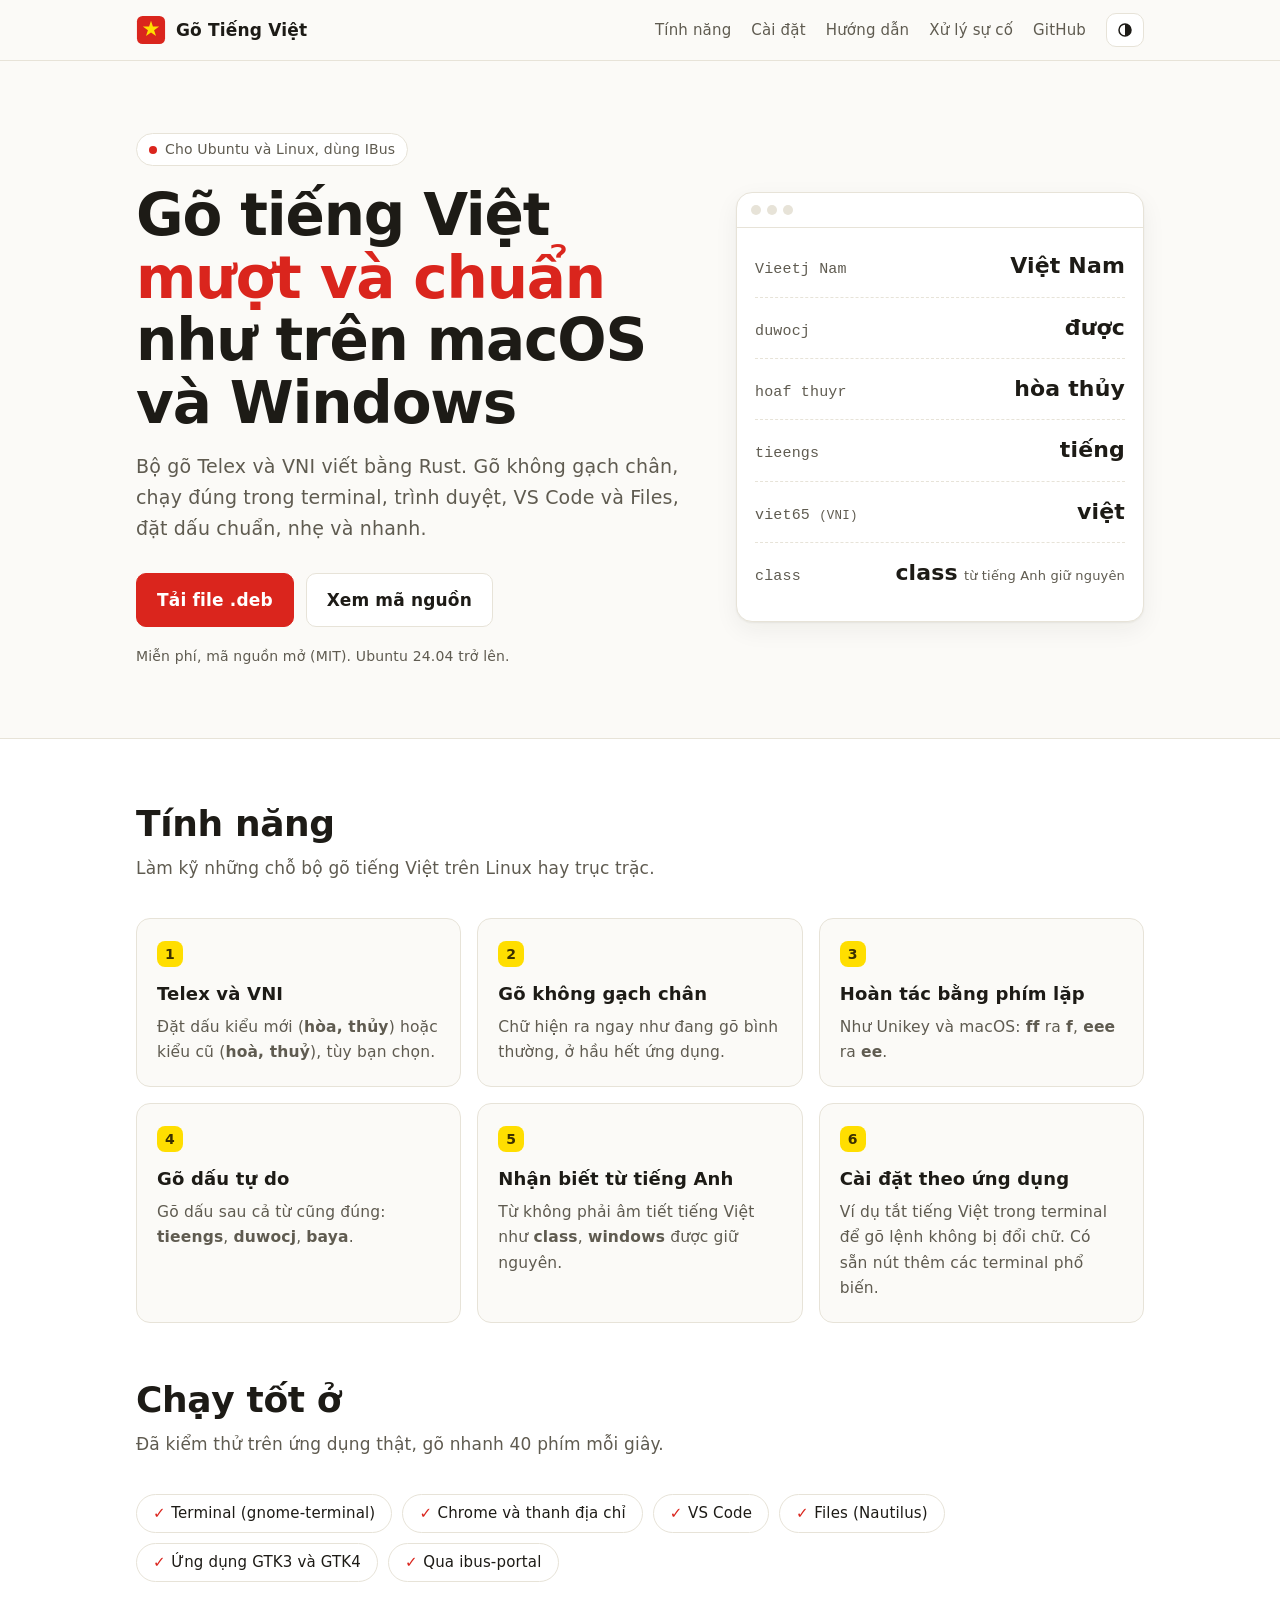
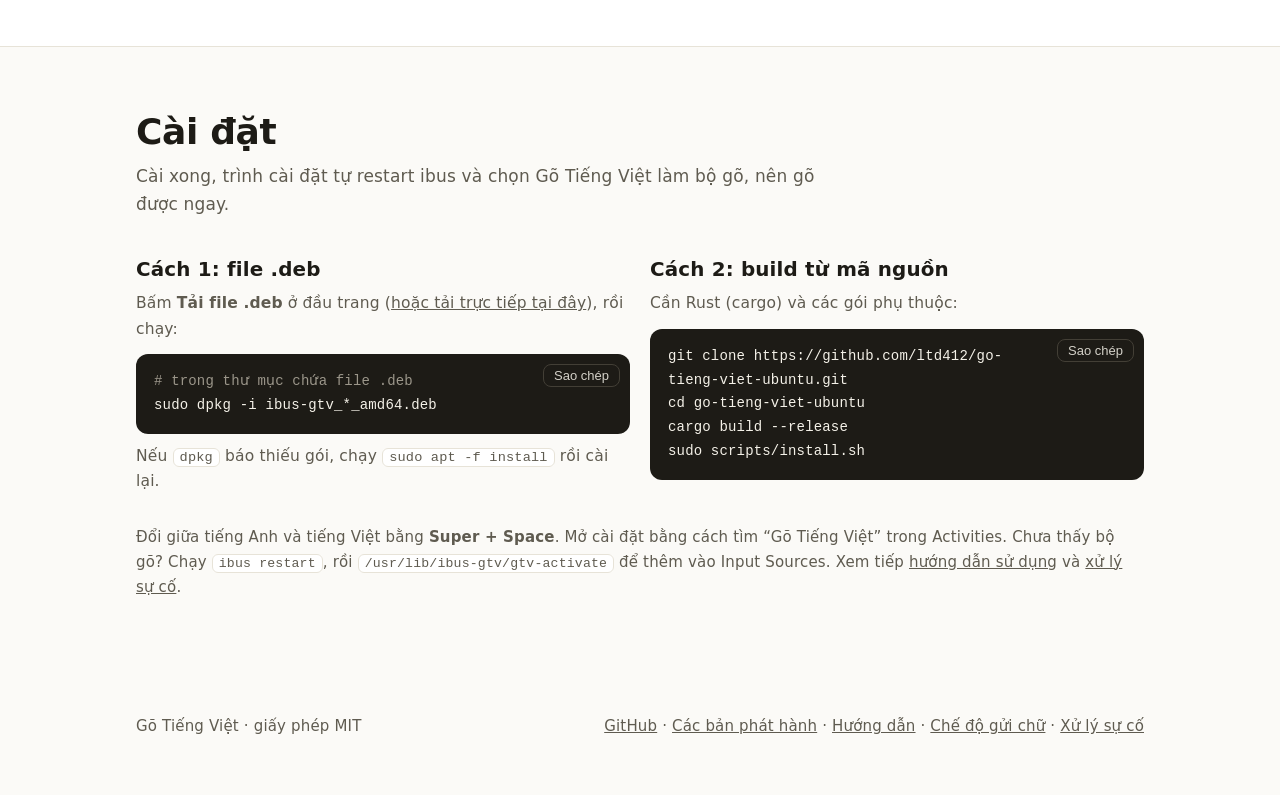
<file: site/index.html>
<!doctype html>
<html lang="vi">
<head>
<meta charset="utf-8">
<meta name="viewport" content="width=device-width, initial-scale=1">
<title>Gõ Tiếng Việt – bộ gõ tiếng Việt cho Ubuntu</title>
<meta name="description" content="Bộ gõ tiếng Việt Telex và VNI cho Ubuntu và Linux (IBus). Gõ không gạch chân, chạy tốt trong terminal, Chrome, VS Code và Files.">
<link rel="icon" href="gtv.svg" type="image/svg+xml">
<link rel="stylesheet" href="style.css">
</head>
<body>

<header class="nav">
  <div class="wrap">
    <a class="brand" href="#"><img src="gtv.svg" alt="" width="30" height="30"> Gõ Tiếng Việt</a>
    <nav>
      <a href="#tinh-nang" class="hide-sm">Tính năng</a>
      <a href="#cai-dat">Cài đặt</a>
      <a href="su-dung.html">Hướng dẫn</a>
      <a href="xu-ly-su-co.html" class="hide-md">Xử lý sự cố</a>
      <a href="https://github.com/ltd412/go-tieng-viet-ubuntu">GitHub</a>
      <button class="theme" id="theme" type="button" aria-label="Đổi giao diện sáng/tối" title="Đổi giao diện sáng/tối"><svg viewBox="0 0 24 24" width="18" height="18" aria-hidden="true"><circle cx="12" cy="12" r="8" fill="none" stroke="currentColor" stroke-width="2"/><path d="M12 4a8 8 0 0 1 0 16z" fill="currentColor"/></svg></button>
    </nav>
  </div>
</header>

<main>
<div class="wrap hero">
  <div class="hero-grid">
    <div>
      <span class="eyebrow"><i></i> Cho Ubuntu và Linux, dùng IBus</span>
      <h1>Gõ tiếng Việt <em>mượt và chuẩn</em> như trên macOS và Windows</h1>
      <p class="lead">Bộ gõ Telex và VNI viết bằng Rust. Gõ không gạch chân, chạy đúng trong terminal, trình duyệt, VS Code và Files, đặt dấu chuẩn, nhẹ và nhanh.</p>
      <div class="cta">
        <a class="btn primary" id="dl" data-deb href="https://github.com/ltd412/go-tieng-viet-ubuntu/releases/latest">Tải file .deb</a>
        <a class="btn" href="https://github.com/ltd412/go-tieng-viet-ubuntu">Xem mã nguồn</a>
      </div>
      <p class="meta">Miễn phí, mã nguồn mở (MIT). Ubuntu 24.04 trở lên.</p>
    </div>

    <div class="demo" aria-label="Ví dụ gõ">
      <div class="demo-bar"><b></b><b></b><b></b></div>
      <div class="demo-body">
        <div class="row"><span class="keys">Vieetj Nam</span><span class="out">Việt Nam</span></div>
        <div class="row"><span class="keys">duwocj</span><span class="out">được</span></div>
        <div class="row"><span class="keys">hoaf thuyr</span><span class="out">hòa thủy</span></div>
        <div class="row"><span class="keys">tieengs</span><span class="out">tiếng</span></div>
        <div class="row"><span class="keys">viet65 <small>(VNI)</small></span><span class="out">việt</span></div>
        <div class="row"><span class="keys">class</span><span class="out">class<small>từ tiếng Anh giữ nguyên</small></span></div>
      </div>
    </div>
  </div>
</div>

<section class="alt" id="tinh-nang">
  <div class="wrap">
    <h2>Tính năng</h2>
    <p class="sub">Làm kỹ những chỗ bộ gõ tiếng Việt trên Linux hay trục trặc.</p>
    <div class="grid">
      <div class="card"><span class="tick">1</span><h3>Telex và VNI</h3><p>Đặt dấu kiểu mới (<b>hòa, thủy</b>) hoặc kiểu cũ (<b>hoà, thuỷ</b>), tùy bạn chọn.</p></div>
      <div class="card"><span class="tick">2</span><h3>Gõ không gạch chân</h3><p>Chữ hiện ra ngay như đang gõ bình thường, ở hầu hết ứng dụng.</p></div>
      <div class="card"><span class="tick">3</span><h3>Hoàn tác bằng phím lặp</h3><p>Như Unikey và macOS: <b>ff</b> ra <b>f</b>, <b>eee</b> ra <b>ee</b>.</p></div>
      <div class="card"><span class="tick">4</span><h3>Gõ dấu tự do</h3><p>Gõ dấu sau cả từ cũng đúng: <b>tieengs</b>, <b>duwocj</b>, <b>baya</b>.</p></div>
      <div class="card"><span class="tick">5</span><h3>Nhận biết từ tiếng Anh</h3><p>Từ không phải âm tiết tiếng Việt như <b>class</b>, <b>windows</b> được giữ nguyên.</p></div>
      <div class="card"><span class="tick">6</span><h3>Cài đặt theo ứng dụng</h3><p>Ví dụ tắt tiếng Việt trong terminal để gõ lệnh không bị đổi chữ. Có sẵn nút thêm các terminal phổ biến.</p></div>
    </div>

    <h2 style="margin-top:56px">Chạy tốt ở</h2>
    <p class="sub">Đã kiểm thử trên ứng dụng thật, gõ nhanh 40 phím mỗi giây.</p>
    <div class="apps">
      <span class="chip">Terminal (gnome-terminal)</span>
      <span class="chip">Chrome và thanh địa chỉ</span>
      <span class="chip">VS Code</span>
      <span class="chip">Files (Nautilus)</span>
      <span class="chip">Ứng dụng GTK3 và GTK4</span>
      <span class="chip">Qua ibus-portal</span>
    </div>
  </div>
</section>

<section id="cai-dat">
  <div class="wrap">
    <h2>Cài đặt</h2>
    <p class="sub">Cài xong, trình cài đặt tự restart ibus và chọn Gõ Tiếng Việt làm bộ gõ, nên gõ được ngay.</p>
    <div class="steps">
      <div class="step">
        <h3>Cách 1: file .deb</h3>
        <p>Bấm <b>Tải file .deb</b> ở đầu trang (<a data-deb href="https://github.com/ltd412/go-tieng-viet-ubuntu/releases/latest">hoặc tải trực tiếp tại đây</a>), rồi chạy:</p>
<div class="codewrap"><pre><span class="c"># trong thư mục chứa file .deb</span>
sudo dpkg -i ibus-gtv_*_amd64.deb</pre><button class="copy" type="button">Sao chép</button></div>
        <p class="note" style="margin-top:10px">Nếu <code>dpkg</code> báo thiếu gói, chạy <code>sudo apt -f install</code> rồi cài lại.</p>
      </div>
      <div class="step">
        <h3>Cách 2: build từ mã nguồn</h3>
        <p>Cần Rust (cargo) và các gói phụ thuộc:</p>
<div class="codewrap"><pre>git clone https://github.com/ltd412/go-tieng-viet-ubuntu.git
cd go-tieng-viet-ubuntu
cargo build --release
sudo scripts/install.sh</pre><button class="copy" type="button">Sao chép</button></div>
      </div>
    </div>
    <p class="note">Đổi giữa tiếng Anh và tiếng Việt bằng <b>Super + Space</b>. Mở cài đặt bằng cách tìm “Gõ Tiếng Việt” trong Activities. Chưa thấy bộ gõ? Chạy <code>ibus restart</code>, rồi <code>/usr/lib/ibus-gtv/gtv-activate</code> để thêm vào Input Sources. Xem tiếp <a href="su-dung.html">hướng dẫn sử dụng</a> và <a href="xu-ly-su-co.html">xử lý sự cố</a>.</p>
  </div>
</section>
</main>

<footer>
  <div class="wrap">
    <span>Gõ Tiếng Việt · giấy phép MIT</span>
    <span><a href="https://github.com/ltd412/go-tieng-viet-ubuntu">GitHub</a> · <a href="https://github.com/ltd412/go-tieng-viet-ubuntu/releases">Các bản phát hành</a> · <a href="su-dung.html">Hướng dẫn</a> · <a href="che-do-gui-chu.html">Chế độ gửi chữ</a> · <a href="xu-ly-su-co.html">Xử lý sự cố</a></span>
  </div>
</footer>

<script src="site.js" defer></script>
</body>
</html>
</file>
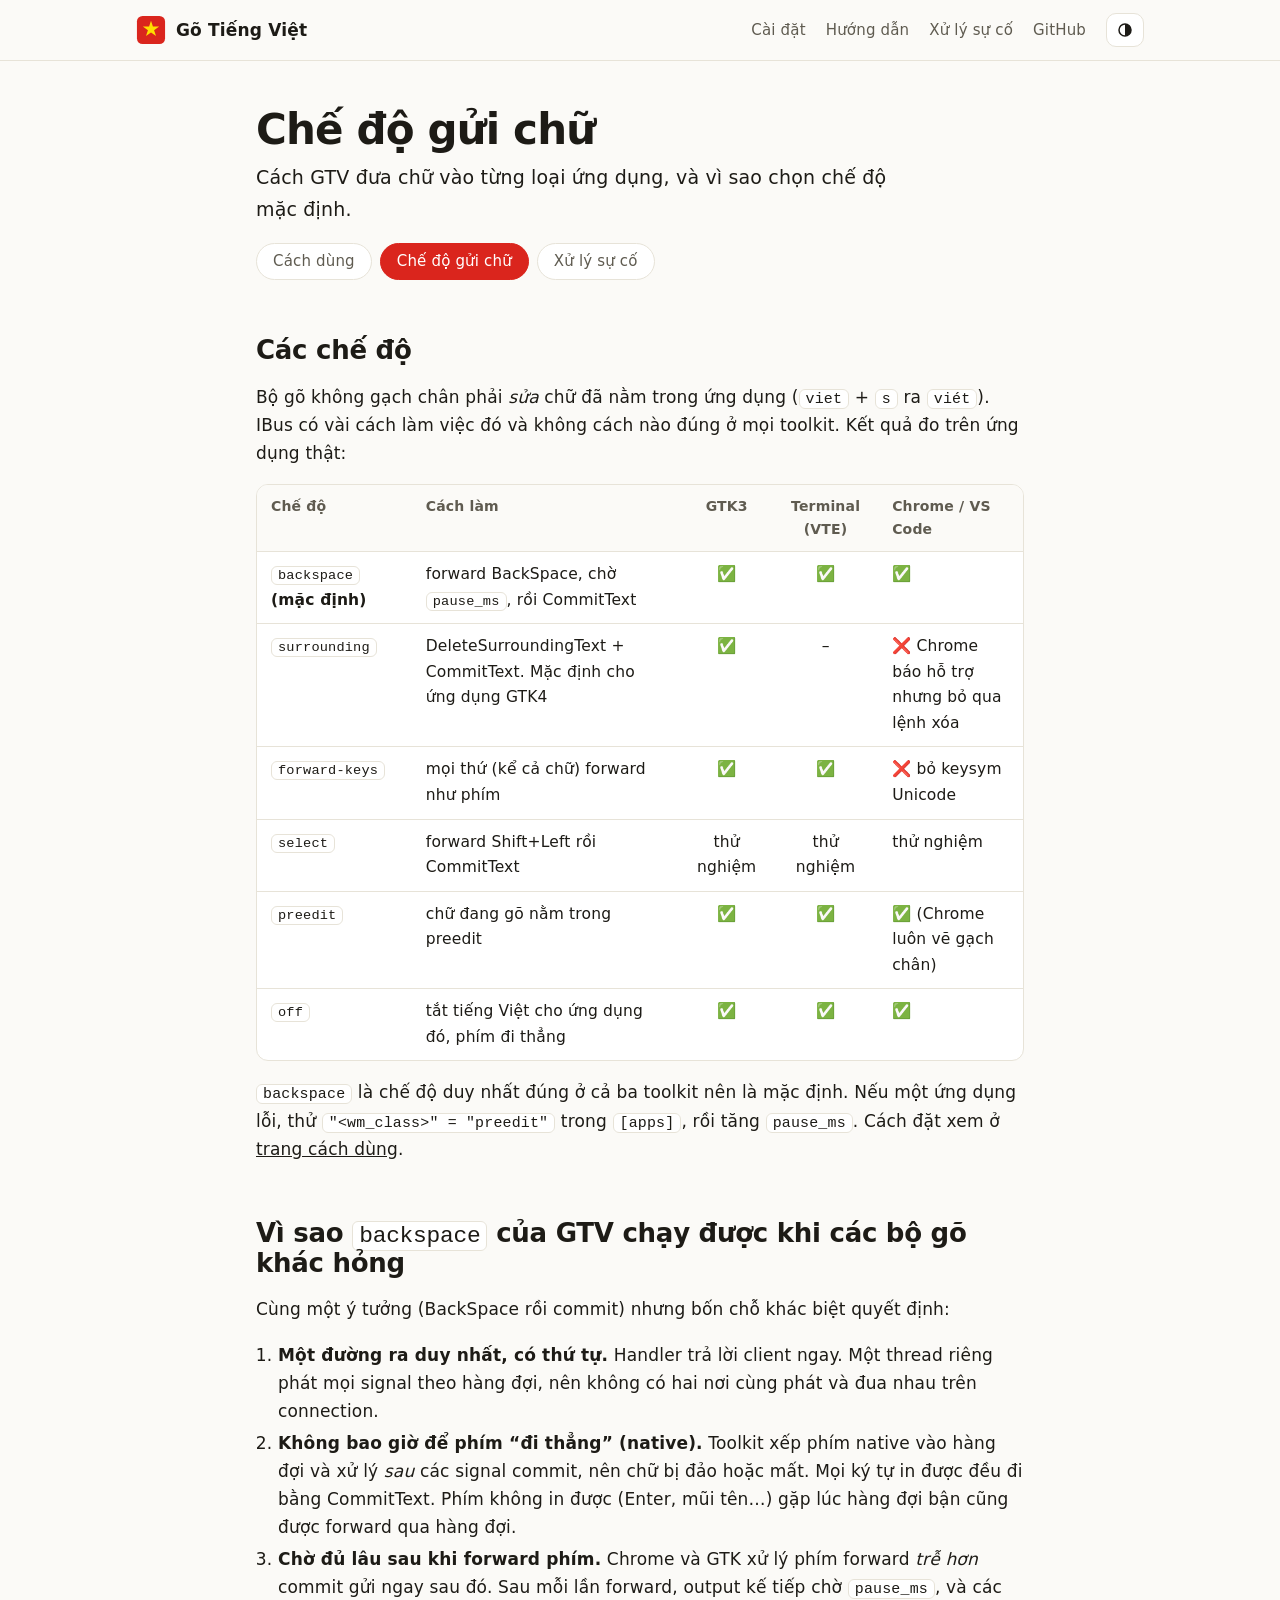
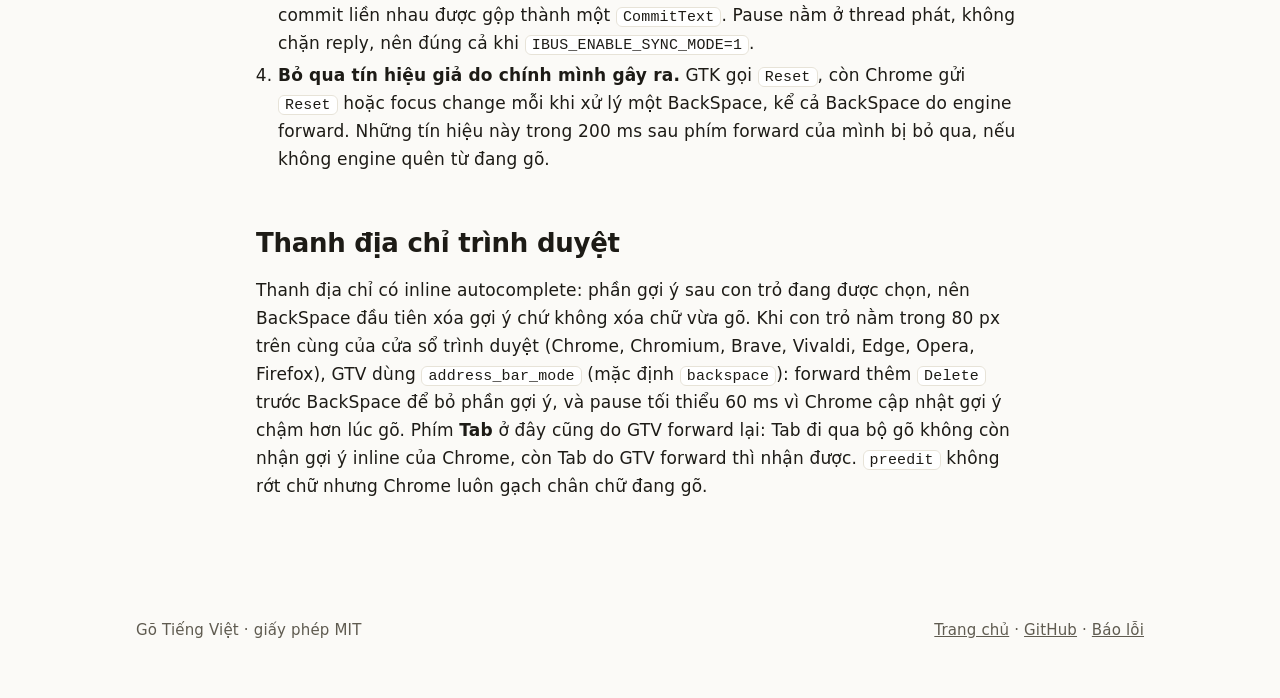
<file: site/che-do-gui-chu.html>
<!doctype html>
<html lang="vi">
<head>
<meta charset="utf-8">
<meta name="viewport" content="width=device-width, initial-scale=1">
<title>Chế độ gửi chữ – Gõ Tiếng Việt</title>
<meta name="description" content="Cách Gõ Tiếng Việt đưa chữ vào từng loại ứng dụng: backspace, surrounding, preedit, off.">
<link rel="icon" href="gtv.svg" type="image/svg+xml">
<link rel="stylesheet" href="style.css">
</head>
<body>

<header class="nav">
  <div class="wrap">
    <a class="brand" href="index.html"><img src="gtv.svg" alt="" width="30" height="30"> Gõ Tiếng Việt</a>
    <nav>
      <a href="index.html#cai-dat" class="hide-sm">Cài đặt</a>
      <a href="su-dung.html">Hướng dẫn</a>
      <a href="xu-ly-su-co.html" class="hide-md">Xử lý sự cố</a>
      <a href="https://github.com/ltd412/go-tieng-viet-ubuntu" class="hide-sm">GitHub</a>
      <button class="theme" id="theme" type="button" aria-label="Đổi giao diện sáng/tối" title="Đổi giao diện sáng/tối"><svg viewBox="0 0 24 24" width="18" height="18" aria-hidden="true"><circle cx="12" cy="12" r="8" fill="none" stroke="currentColor" stroke-width="2"/><path d="M12 4a8 8 0 0 1 0 16z" fill="currentColor"/></svg></button>
    </nav>
  </div>
</header>

<main class="doc">
<div class="wrap">
<h1>Chế độ gửi chữ</h1>
<p class="lead">Cách GTV đưa chữ vào từng loại ứng dụng, và vì sao chọn chế độ mặc định.</p>
<div class="tabs">
  <a href="su-dung.html">Cách dùng</a>
  <a href="che-do-gui-chu.html" class="cur">Chế độ gửi chữ</a>
  <a href="xu-ly-su-co.html">Xử lý sự cố</a>
</div>

<h2 id="cac-che-do">Các chế độ</h2>
<p>Bộ gõ không gạch chân phải <i>sửa</i> chữ đã nằm trong ứng dụng (<code>viet</code> + <code>s</code> ra <code>viét</code>).
IBus có vài cách làm việc đó và không cách nào đúng ở mọi toolkit. Kết quả đo trên ứng dụng thật:</p>
<div class="tablewrap"><table><thead><tr><th>Chế độ</th><th>Cách làm</th><th class="c">GTK3</th><th class="c">Terminal (VTE)</th><th>Chrome / VS Code</th></tr></thead><tbody><tr><td><code>backspace</code> <b>(mặc định)</b></td><td>forward BackSpace, chờ <code>pause_ms</code>, rồi CommitText</td><td class="c">✅</td><td class="c">✅</td><td>✅</td></tr><tr><td><code>surrounding</code></td><td>DeleteSurroundingText + CommitText. Mặc định cho ứng dụng GTK4</td><td class="c">✅</td><td class="c">–</td><td>❌ Chrome báo hỗ trợ nhưng bỏ qua lệnh xóa</td></tr><tr><td><code>forward-keys</code></td><td>mọi thứ (kể cả chữ) forward như phím</td><td class="c">✅</td><td class="c">✅</td><td>❌ bỏ keysym Unicode</td></tr><tr><td><code>select</code></td><td>forward Shift+Left rồi CommitText</td><td class="c">thử nghiệm</td><td class="c">thử nghiệm</td><td>thử nghiệm</td></tr><tr><td><code>preedit</code></td><td>chữ đang gõ nằm trong preedit</td><td class="c">✅</td><td class="c">✅</td><td>✅ (Chrome luôn vẽ gạch chân)</td></tr><tr><td><code>off</code></td><td>tắt tiếng Việt cho ứng dụng đó, phím đi thẳng</td><td class="c">✅</td><td class="c">✅</td><td>✅</td></tr></tbody></table></div>
<p><code>backspace</code> là chế độ duy nhất đúng ở cả ba toolkit nên là mặc định. Nếu một ứng dụng lỗi, thử
<code>"&lt;wm_class&gt;" = "preedit"</code> trong <code>[apps]</code>, rồi tăng <code>pause_ms</code>.
Cách đặt xem ở <a href="su-dung.html#cau-hinh">trang cách dùng</a>.</p>

<h2 id="vi-sao">Vì sao <code>backspace</code> của GTV chạy được khi các bộ gõ khác hỏng</h2>
<p>Cùng một ý tưởng (BackSpace rồi commit) nhưng bốn chỗ khác biệt quyết định:</p>
<ol>
<li><b>Một đường ra duy nhất, có thứ tự.</b> Handler trả lời client ngay. Một thread riêng phát mọi signal theo hàng đợi, nên không có hai nơi cùng phát và đua nhau trên connection.</li>
<li><b>Không bao giờ để phím “đi thẳng” (native).</b> Toolkit xếp phím native vào hàng đợi và xử lý <i>sau</i> các signal commit, nên chữ bị đảo hoặc mất. Mọi ký tự in được đều đi bằng CommitText. Phím không in được (Enter, mũi tên…) gặp lúc hàng đợi bận cũng được forward qua hàng đợi.</li>
<li><b>Chờ đủ lâu sau khi forward phím.</b> Chrome và GTK xử lý phím forward <i>trễ hơn</i> commit gửi ngay sau đó. Sau mỗi lần forward, output kế tiếp chờ <code>pause_ms</code>, và các commit liền nhau được gộp thành một <code>CommitText</code>. Pause nằm ở thread phát, không chặn reply, nên đúng cả khi <code>IBUS_ENABLE_SYNC_MODE=1</code>.</li>
<li><b>Bỏ qua tín hiệu giả do chính mình gây ra.</b> GTK gọi <code>Reset</code>, còn Chrome gửi <code>Reset</code> hoặc focus change mỗi khi xử lý một BackSpace, kể cả BackSpace do engine forward. Những tín hiệu này trong 200 ms sau phím forward của mình bị bỏ qua, nếu không engine quên từ đang gõ.</li>
</ol>

<h2 id="thanh-dia-chi">Thanh địa chỉ trình duyệt</h2>
<p>Thanh địa chỉ có inline autocomplete: phần gợi ý sau con trỏ đang được chọn, nên BackSpace đầu tiên xóa gợi ý chứ không xóa chữ vừa gõ.
Khi con trỏ nằm trong 80 px trên cùng của cửa sổ trình duyệt (Chrome, Chromium, Brave, Vivaldi, Edge, Opera, Firefox), GTV dùng
<code>address_bar_mode</code> (mặc định <code>backspace</code>): forward thêm <code>Delete</code> trước BackSpace để bỏ phần gợi ý, và pause tối thiểu 60 ms vì Chrome cập nhật gợi ý chậm hơn lúc gõ. Phím <b>Tab</b> ở đây cũng do GTV forward lại: Tab đi qua bộ gõ không còn nhận gợi ý inline của Chrome, còn Tab do GTV forward thì nhận được. <code>preedit</code> không rớt chữ nhưng Chrome luôn gạch chân chữ đang gõ.</p>

</div>
</main>

<footer>
  <div class="wrap">
    <span>Gõ Tiếng Việt · giấy phép MIT</span>
    <span><a href="index.html">Trang chủ</a> · <a href="https://github.com/ltd412/go-tieng-viet-ubuntu">GitHub</a> · <a href="https://github.com/ltd412/go-tieng-viet-ubuntu/issues">Báo lỗi</a></span>
  </div>
</footer>

<script src="site.js" defer></script>
</body>
</html>
</file>
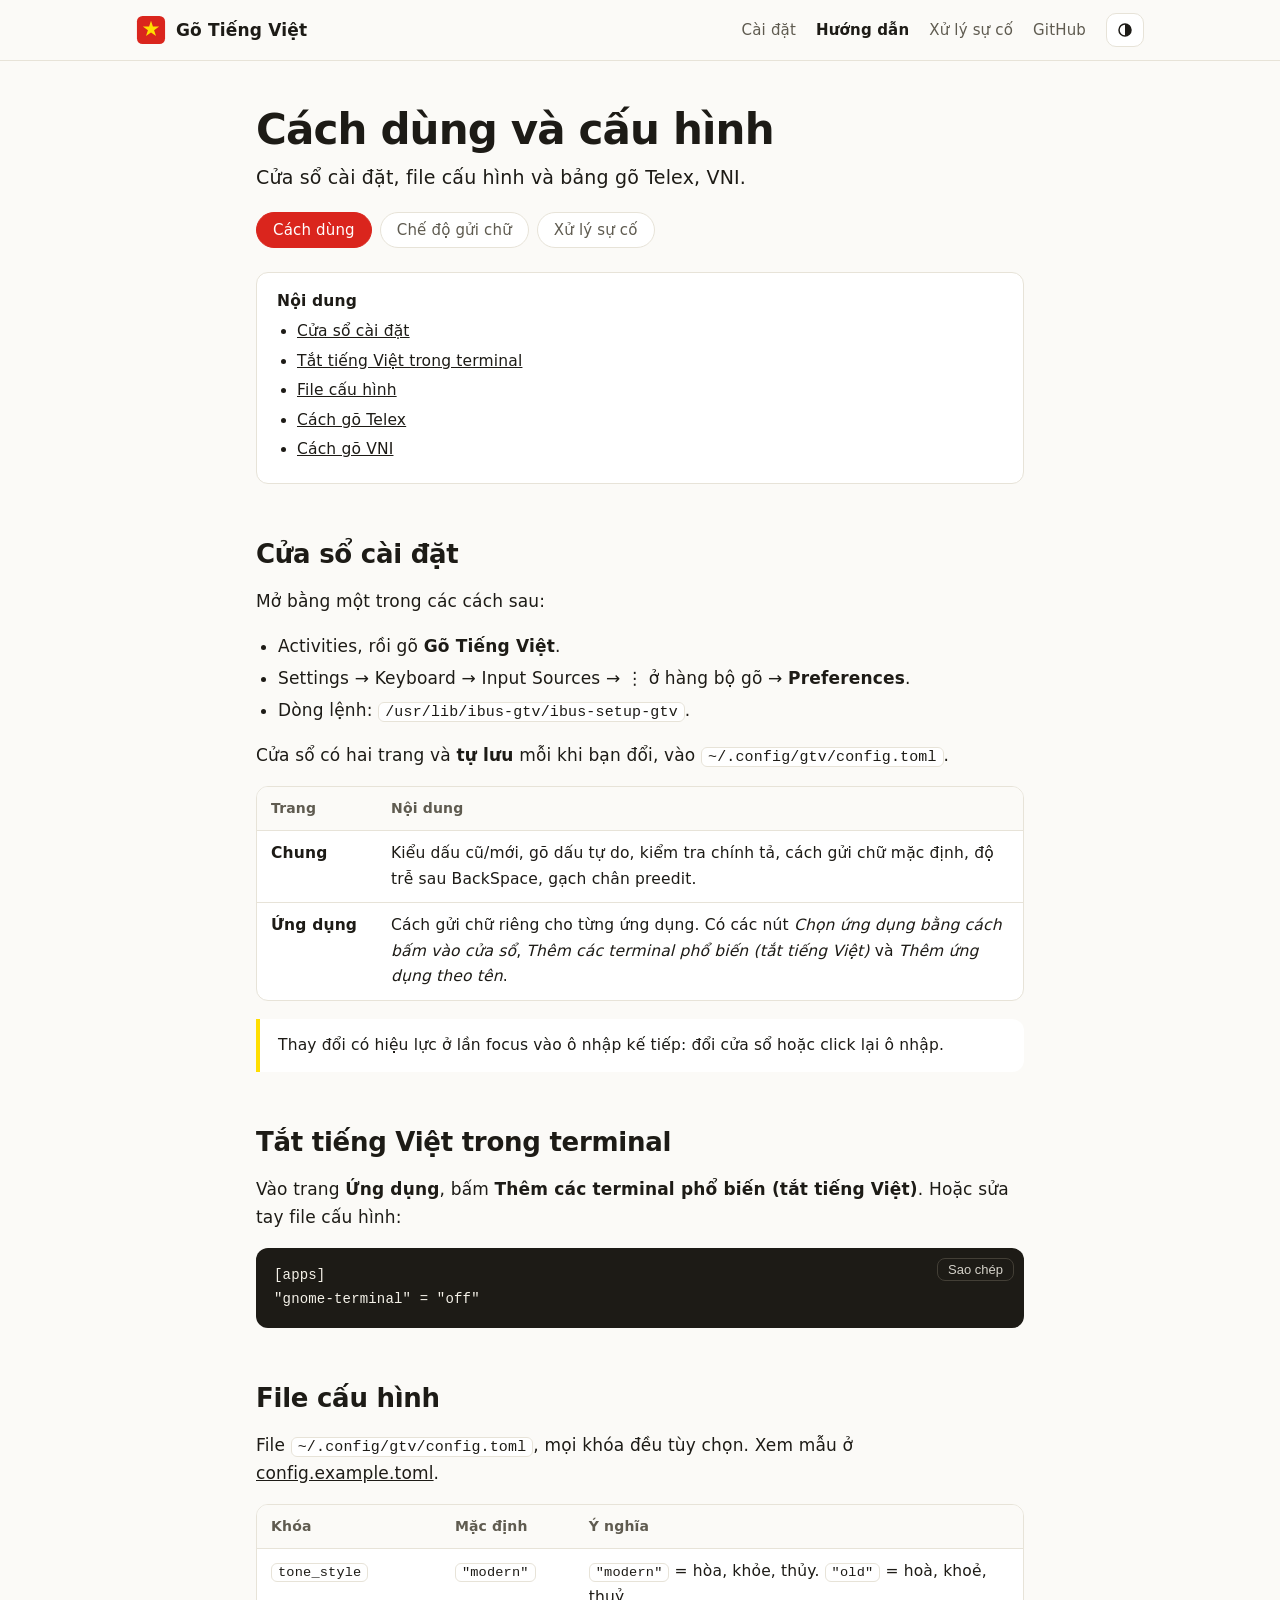
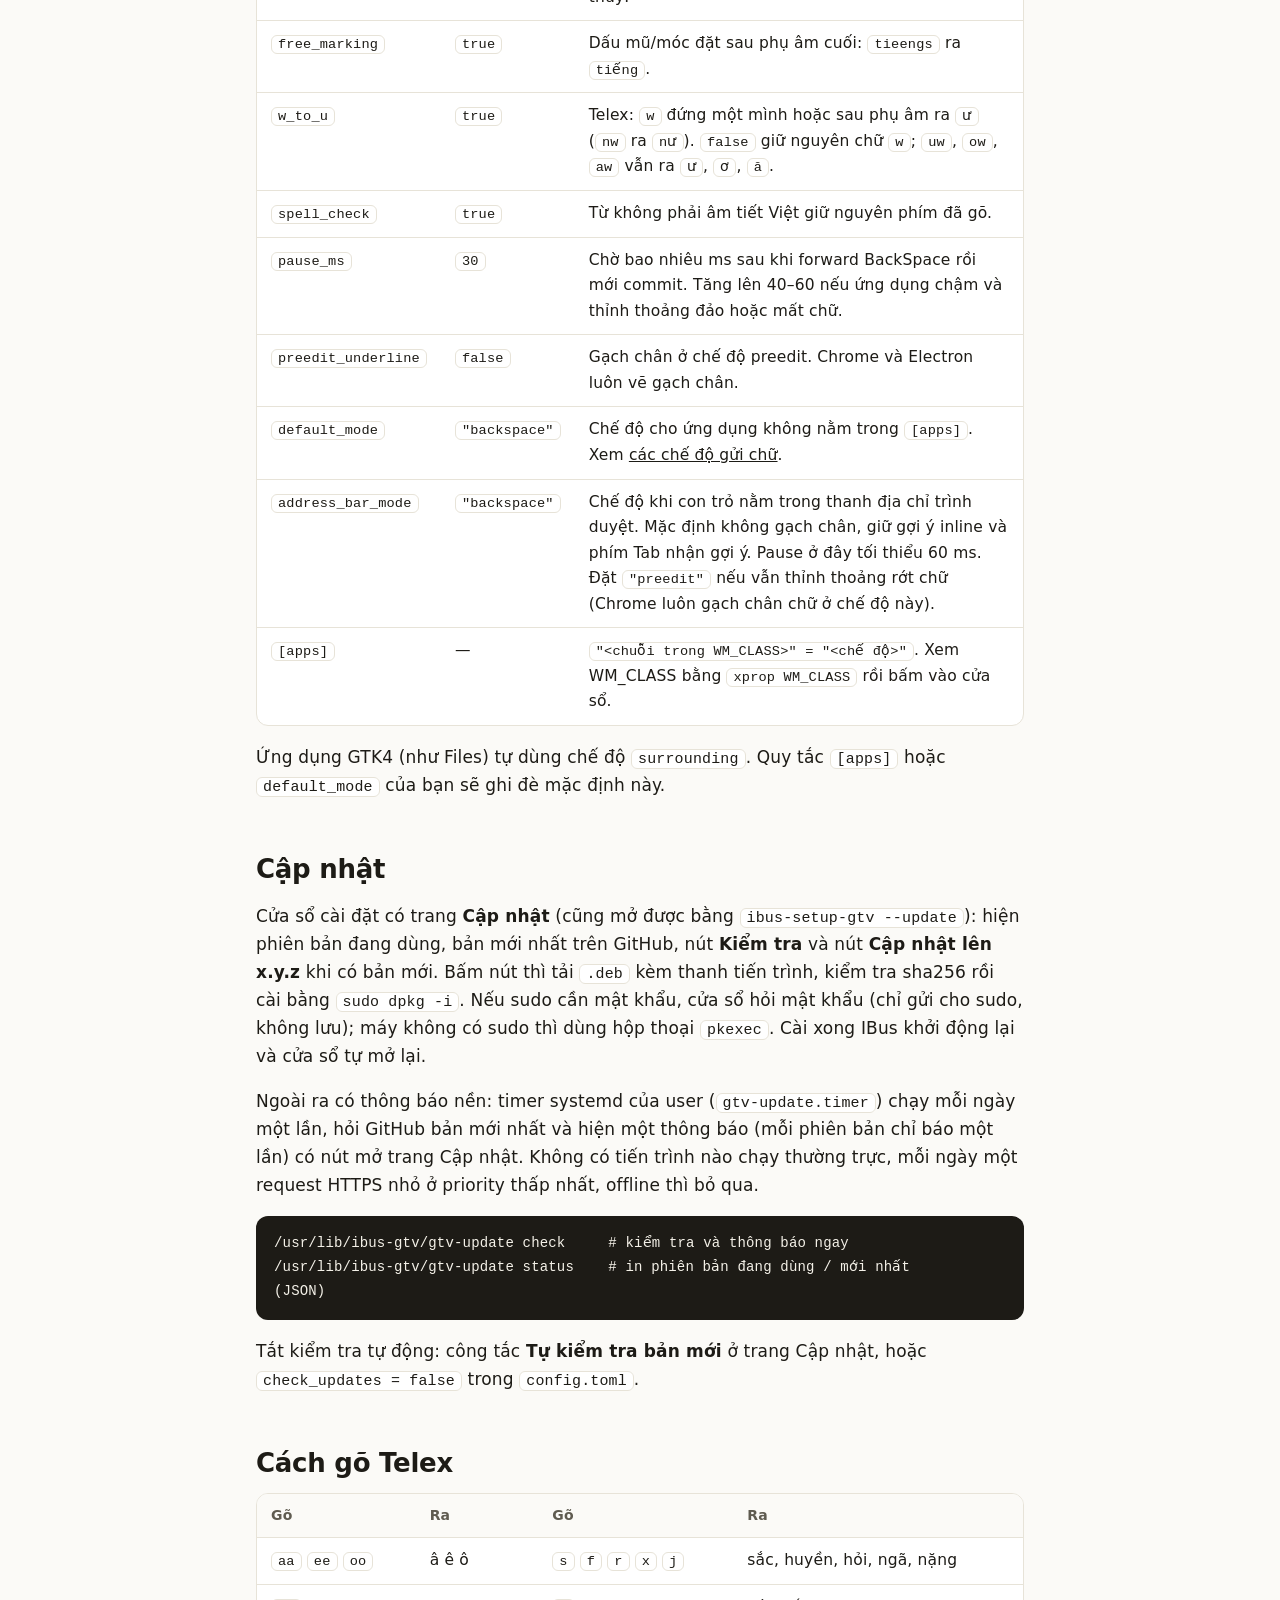
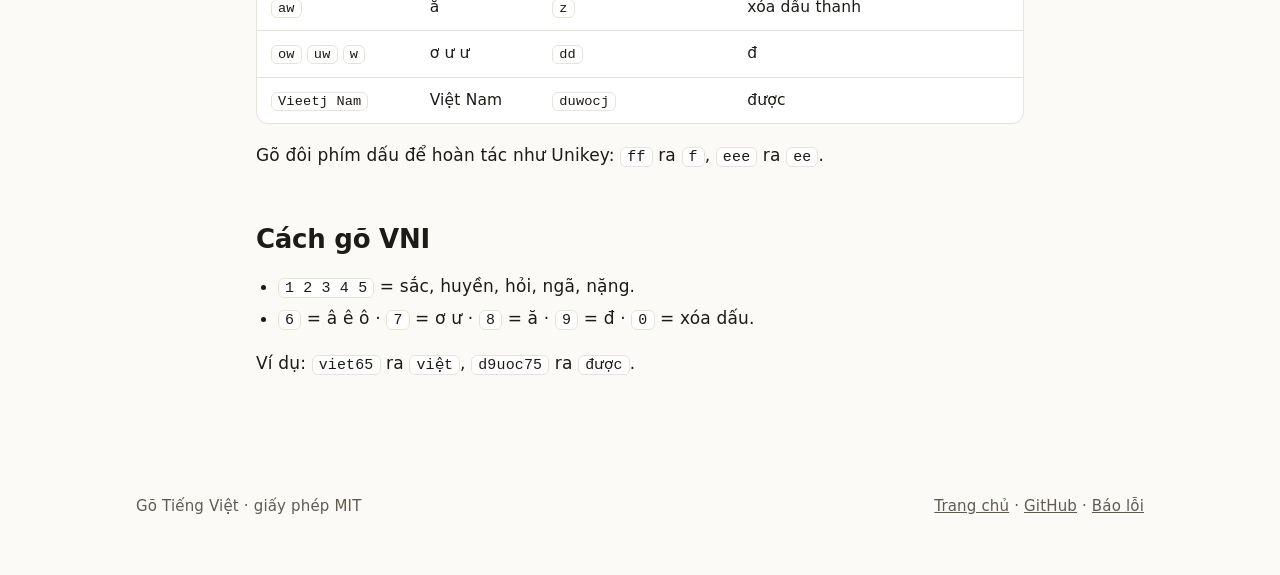
<file: site/su-dung.html>
<!doctype html>
<html lang="vi">
<head>
<meta charset="utf-8">
<meta name="viewport" content="width=device-width, initial-scale=1">
<title>Cách dùng và cấu hình – Gõ Tiếng Việt</title>
<meta name="description" content="Cửa sổ cài đặt, file cấu hình và bảng gõ Telex, VNI của Gõ Tiếng Việt.">
<link rel="icon" href="gtv.svg" type="image/svg+xml">
<link rel="stylesheet" href="style.css">
</head>
<body>

<header class="nav">
  <div class="wrap">
    <a class="brand" href="index.html"><img src="gtv.svg" alt="" width="30" height="30"> Gõ Tiếng Việt</a>
    <nav>
      <a href="index.html#cai-dat" class="hide-sm">Cài đặt</a>
      <a href="su-dung.html" class="cur">Hướng dẫn</a>
      <a href="xu-ly-su-co.html" class="hide-md">Xử lý sự cố</a>
      <a href="https://github.com/ltd412/go-tieng-viet-ubuntu" class="hide-sm">GitHub</a>
      <button class="theme" id="theme" type="button" aria-label="Đổi giao diện sáng/tối" title="Đổi giao diện sáng/tối"><svg viewBox="0 0 24 24" width="18" height="18" aria-hidden="true"><circle cx="12" cy="12" r="8" fill="none" stroke="currentColor" stroke-width="2"/><path d="M12 4a8 8 0 0 1 0 16z" fill="currentColor"/></svg></button>
    </nav>
  </div>
</header>

<main class="doc">
<div class="wrap">
<h1>Cách dùng và cấu hình</h1>
<p class="lead">Cửa sổ cài đặt, file cấu hình và bảng gõ Telex, VNI.</p>
<div class="tabs">
  <a href="su-dung.html" class="cur">Cách dùng</a>
  <a href="che-do-gui-chu.html">Chế độ gửi chữ</a>
  <a href="xu-ly-su-co.html">Xử lý sự cố</a>
</div>

<div class="toc"><b>Nội dung</b><ul>
<li><a href="#cua-so">Cửa sổ cài đặt</a></li>
<li><a href="#terminal">Tắt tiếng Việt trong terminal</a></li>
<li><a href="#cau-hinh">File cấu hình</a></li>
<li><a href="#telex">Cách gõ Telex</a></li>
<li><a href="#vni">Cách gõ VNI</a></li>
</ul></div>

<h2 id="cua-so">Cửa sổ cài đặt</h2>
<p>Mở bằng một trong các cách sau:</p>
<ul>
<li>Activities, rồi gõ <b>Gõ Tiếng Việt</b>.</li>
<li>Settings → Keyboard → Input Sources → ⋮ ở hàng bộ gõ → <b>Preferences</b>.</li>
<li>Dòng lệnh: <code>/usr/lib/ibus-gtv/ibus-setup-gtv</code>.</li>
</ul>
<p>Cửa sổ có hai trang và <b>tự lưu</b> mỗi khi bạn đổi, vào <code>~/.config/gtv/config.toml</code>.</p>
<div class="tablewrap"><table><thead><tr><th>Trang</th><th>Nội dung</th></tr></thead><tbody><tr><td><b>Chung</b></td><td>Kiểu dấu cũ/mới, gõ dấu tự do, kiểm tra chính tả, cách gửi chữ mặc định, độ trễ sau BackSpace, gạch chân preedit.</td></tr><tr><td><b>Ứng dụng</b></td><td>Cách gửi chữ riêng cho từng ứng dụng. Có các nút <i>Chọn ứng dụng bằng cách bấm vào cửa sổ</i>, <i>Thêm các terminal phổ biến (tắt tiếng Việt)</i> và <i>Thêm ứng dụng theo tên</i>.</td></tr></tbody></table></div>
<div class="callout">Thay đổi có hiệu lực ở lần focus vào ô nhập kế tiếp: đổi cửa sổ hoặc click lại ô nhập.</div>

<h2 id="terminal">Tắt tiếng Việt trong terminal</h2>
<p>Vào trang <b>Ứng dụng</b>, bấm <b>Thêm các terminal phổ biến (tắt tiếng Việt)</b>. Hoặc sửa tay file cấu hình:</p>
<div class="codewrap"><pre>[apps]
&quot;gnome-terminal&quot; = &quot;off&quot;</pre><button class="copy" type="button">Sao chép</button></div>

<h2 id="cau-hinh">File cấu hình</h2>
<p>File <code>~/.config/gtv/config.toml</code>, mọi khóa đều tùy chọn. Xem mẫu ở
<a href="https://github.com/ltd412/go-tieng-viet-ubuntu/blob/main/data/config.example.toml">config.example.toml</a>.</p>
<div class="tablewrap"><table><thead><tr><th>Khóa</th><th>Mặc định</th><th>Ý nghĩa</th></tr></thead><tbody><tr><td><code>tone_style</code></td><td><code>"modern"</code></td><td><code>"modern"</code> = hòa, khỏe, thủy. <code>"old"</code> = hoà, khoẻ, thuỷ.</td></tr><tr><td><code>free_marking</code></td><td><code>true</code></td><td>Dấu mũ/móc đặt sau phụ âm cuối: <code>tieengs</code> ra <code>tiếng</code>.</td></tr><tr><td><code>w_to_u</code></td><td><code>true</code></td><td>Telex: <code>w</code> đứng một mình hoặc sau phụ âm ra <code>ư</code> (<code>nw</code> ra <code>nư</code>). <code>false</code> giữ nguyên chữ <code>w</code>; <code>uw</code>, <code>ow</code>, <code>aw</code> vẫn ra <code>ư</code>, <code>ơ</code>, <code>ă</code>.</td></tr><tr><td><code>spell_check</code></td><td><code>true</code></td><td>Từ không phải âm tiết Việt giữ nguyên phím đã gõ.</td></tr><tr><td><code>pause_ms</code></td><td><code>30</code></td><td>Chờ bao nhiêu ms sau khi forward BackSpace rồi mới commit. Tăng lên 40–60 nếu ứng dụng chậm và thỉnh thoảng đảo hoặc mất chữ.</td></tr><tr><td><code>preedit_underline</code></td><td><code>false</code></td><td>Gạch chân ở chế độ preedit. Chrome và Electron luôn vẽ gạch chân.</td></tr><tr><td><code>default_mode</code></td><td><code>"backspace"</code></td><td>Chế độ cho ứng dụng không nằm trong <code>[apps]</code>. Xem <a href="che-do-gui-chu.html">các chế độ gửi chữ</a>.</td></tr><tr><td><code>address_bar_mode</code></td><td><code>"backspace"</code></td><td>Chế độ khi con trỏ nằm trong thanh địa chỉ trình duyệt. Mặc định không gạch chân, giữ gợi ý inline và phím Tab nhận gợi ý. Pause ở đây tối thiểu 60 ms. Đặt <code>"preedit"</code> nếu vẫn thỉnh thoảng rớt chữ (Chrome luôn gạch chân chữ ở chế độ này).</td></tr><tr><td><code>[apps]</code></td><td>—</td><td><code>"&lt;chuỗi trong WM_CLASS&gt;" = "&lt;chế độ&gt;"</code>. Xem WM_CLASS bằng <code>xprop WM_CLASS</code> rồi bấm vào cửa sổ.</td></tr></tbody></table></div>
<p>Ứng dụng GTK4 (như Files) tự dùng chế độ <code>surrounding</code>. Quy tắc <code>[apps]</code> hoặc <code>default_mode</code> của bạn sẽ ghi đè mặc định này.</p>

<h2 id="cap-nhat">Cập nhật</h2>
<p>Cửa sổ cài đặt có trang <strong>Cập nhật</strong> (cũng mở được bằng <code>ibus-setup-gtv --update</code>): hiện phiên bản đang dùng, bản mới nhất trên GitHub, nút <strong>Kiểm tra</strong> và nút <strong>Cập nhật lên x.y.z</strong> khi có bản mới. Bấm nút thì tải <code>.deb</code> kèm thanh tiến trình, kiểm tra sha256 rồi cài bằng <code>sudo dpkg -i</code>. Nếu sudo cần mật khẩu, cửa sổ hỏi mật khẩu (chỉ gửi cho sudo, không lưu); máy không có sudo thì dùng hộp thoại <code>pkexec</code>. Cài xong IBus khởi động lại và cửa sổ tự mở lại.</p>
<p>Ngoài ra có thông báo nền: timer systemd của user (<code>gtv-update.timer</code>) chạy mỗi ngày một lần, hỏi GitHub bản mới nhất và hiện một thông báo (mỗi phiên bản chỉ báo một lần) có nút mở trang Cập nhật. Không có tiến trình nào chạy thường trực, mỗi ngày một request HTTPS nhỏ ở priority thấp nhất, offline thì bỏ qua.</p>
<pre><code>/usr/lib/ibus-gtv/gtv-update check     # kiểm tra và thông báo ngay
/usr/lib/ibus-gtv/gtv-update status    # in phiên bản đang dùng / mới nhất (JSON)</code></pre>
<p>Tắt kiểm tra tự động: công tắc <strong>Tự kiểm tra bản mới</strong> ở trang Cập nhật, hoặc <code>check_updates = false</code> trong <code>config.toml</code>.</p>

<h2 id="telex">Cách gõ Telex</h2>
<div class="tablewrap"><table><thead><tr><th>Gõ</th><th>Ra</th><th>Gõ</th><th>Ra</th></tr></thead><tbody><tr><td><code>aa</code> <code>ee</code> <code>oo</code></td><td>â ê ô</td><td><code>s</code> <code>f</code> <code>r</code> <code>x</code> <code>j</code></td><td>sắc, huyền, hỏi, ngã, nặng</td></tr><tr><td><code>aw</code></td><td>ă</td><td><code>z</code></td><td>xóa dấu thanh</td></tr><tr><td><code>ow</code> <code>uw</code> <code>w</code></td><td>ơ ư ư</td><td><code>dd</code></td><td>đ</td></tr><tr><td><code>Vieetj Nam</code></td><td>Việt Nam</td><td><code>duwocj</code></td><td>được</td></tr></tbody></table></div>
<p>Gõ đôi phím dấu để hoàn tác như Unikey: <code>ff</code> ra <code>f</code>, <code>eee</code> ra <code>ee</code>.</p>

<h2 id="vni">Cách gõ VNI</h2>
<ul>
<li><code>1 2 3 4 5</code> = sắc, huyền, hỏi, ngã, nặng.</li>
<li><code>6</code> = â ê ô · <code>7</code> = ơ ư · <code>8</code> = ă · <code>9</code> = đ · <code>0</code> = xóa dấu.</li>
</ul>
<p>Ví dụ: <code>viet65</code> ra <code>việt</code>, <code>d9uoc75</code> ra <code>được</code>.</p>

</div>
</main>

<footer>
  <div class="wrap">
    <span>Gõ Tiếng Việt · giấy phép MIT</span>
    <span><a href="index.html">Trang chủ</a> · <a href="https://github.com/ltd412/go-tieng-viet-ubuntu">GitHub</a> · <a href="https://github.com/ltd412/go-tieng-viet-ubuntu/issues">Báo lỗi</a></span>
  </div>
</footer>

<script src="site.js" defer></script>
</body>
</html>
</file>
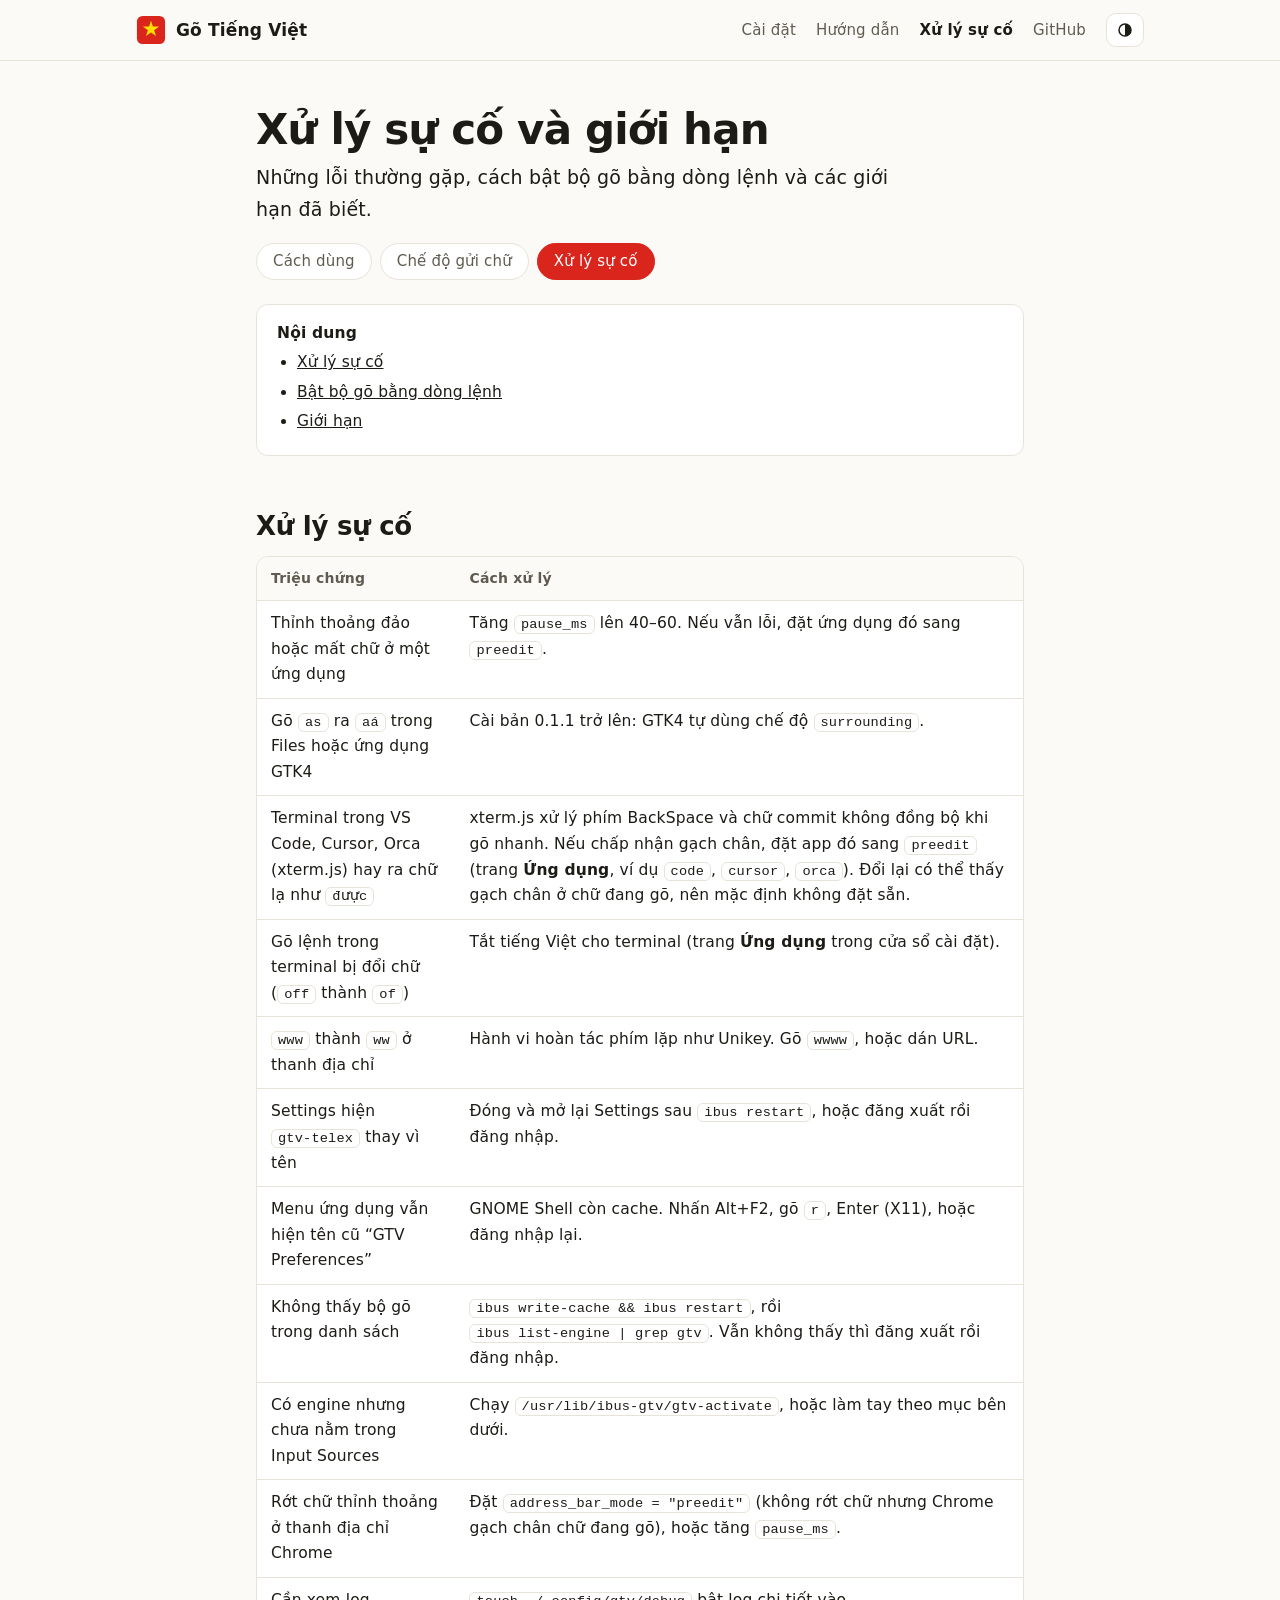
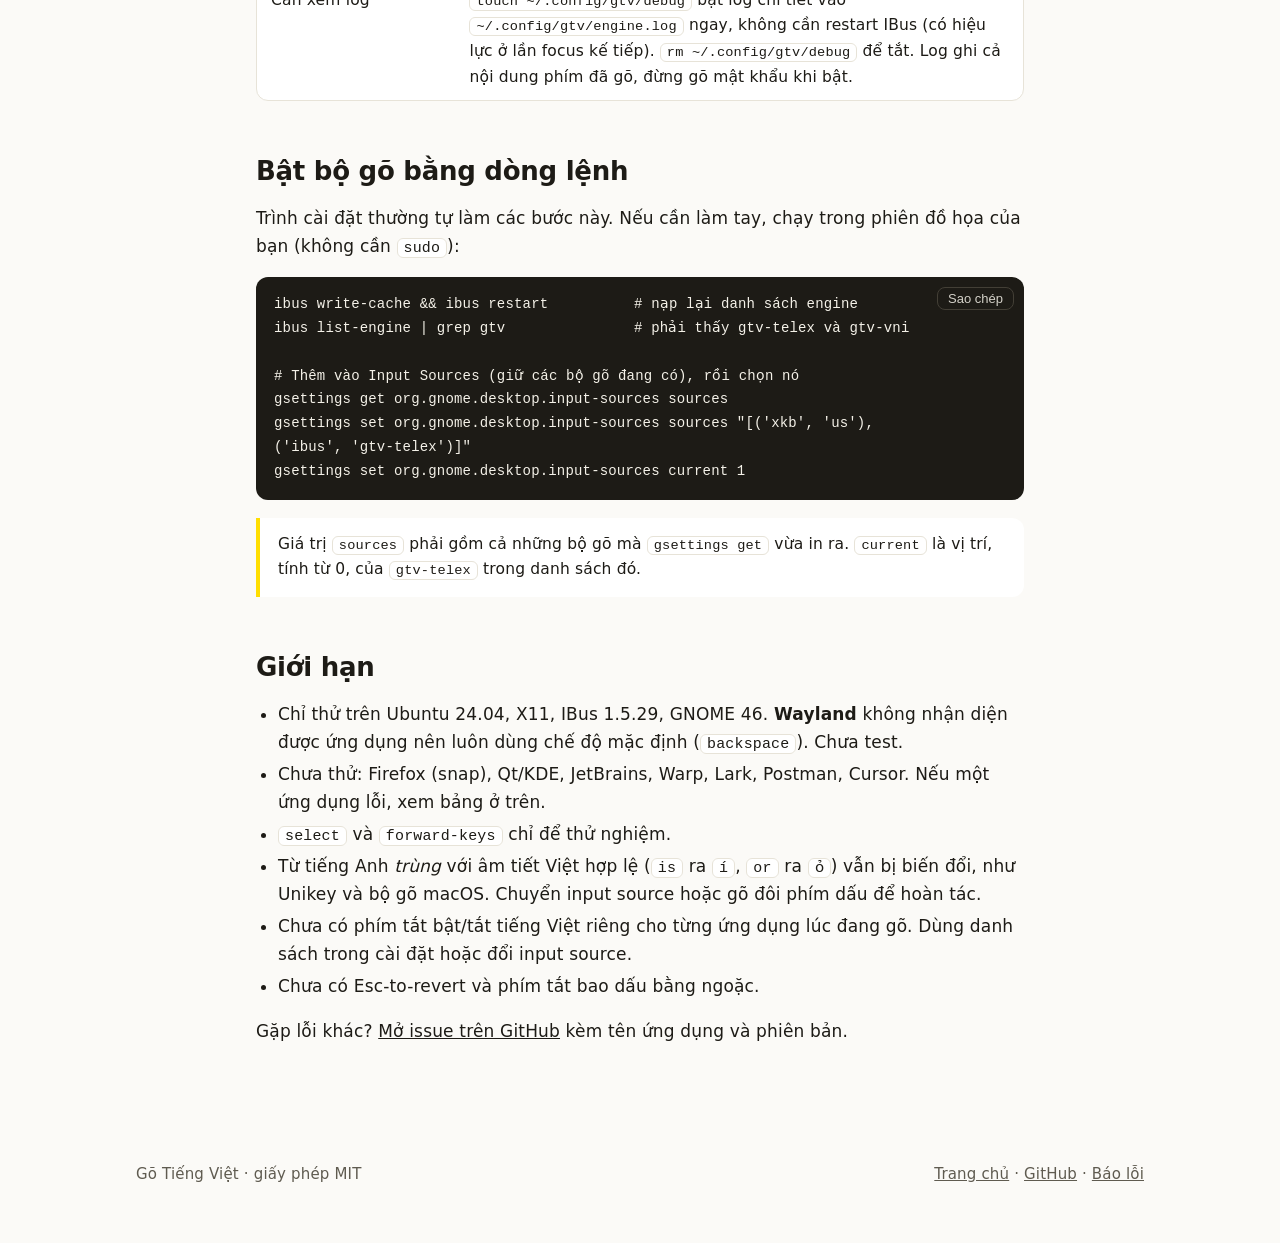
<file: site/xu-ly-su-co.html>
<!doctype html>
<html lang="vi">
<head>
<meta charset="utf-8">
<meta name="viewport" content="width=device-width, initial-scale=1">
<title>Xử lý sự cố – Gõ Tiếng Việt</title>
<meta name="description" content="Cách xử lý các sự cố thường gặp của Gõ Tiếng Việt và các giới hạn đã biết.">
<link rel="icon" href="gtv.svg" type="image/svg+xml">
<link rel="stylesheet" href="style.css">
</head>
<body>

<header class="nav">
  <div class="wrap">
    <a class="brand" href="index.html"><img src="gtv.svg" alt="" width="30" height="30"> Gõ Tiếng Việt</a>
    <nav>
      <a href="index.html#cai-dat" class="hide-sm">Cài đặt</a>
      <a href="su-dung.html">Hướng dẫn</a>
      <a href="xu-ly-su-co.html" class="hide-md cur">Xử lý sự cố</a>
      <a href="https://github.com/ltd412/go-tieng-viet-ubuntu" class="hide-sm">GitHub</a>
      <button class="theme" id="theme" type="button" aria-label="Đổi giao diện sáng/tối" title="Đổi giao diện sáng/tối"><svg viewBox="0 0 24 24" width="18" height="18" aria-hidden="true"><circle cx="12" cy="12" r="8" fill="none" stroke="currentColor" stroke-width="2"/><path d="M12 4a8 8 0 0 1 0 16z" fill="currentColor"/></svg></button>
    </nav>
  </div>
</header>

<main class="doc">
<div class="wrap">
<h1>Xử lý sự cố và giới hạn</h1>
<p class="lead">Những lỗi thường gặp, cách bật bộ gõ bằng dòng lệnh và các giới hạn đã biết.</p>
<div class="tabs">
  <a href="su-dung.html">Cách dùng</a>
  <a href="che-do-gui-chu.html">Chế độ gửi chữ</a>
  <a href="xu-ly-su-co.html" class="cur">Xử lý sự cố</a>
</div>

<div class="toc"><b>Nội dung</b><ul>
<li><a href="#xu-ly">Xử lý sự cố</a></li>
<li><a href="#cai-dat-tay">Bật bộ gõ bằng dòng lệnh</a></li>
<li><a href="#gioi-han">Giới hạn</a></li>
</ul></div>

<h2 id="xu-ly">Xử lý sự cố</h2>
<div class="tablewrap"><table><thead><tr><th>Triệu chứng</th><th>Cách xử lý</th></tr></thead><tbody><tr><td>Thỉnh thoảng đảo hoặc mất chữ ở một ứng dụng</td><td>Tăng <code>pause_ms</code> lên 40–60. Nếu vẫn lỗi, đặt ứng dụng đó sang <code>preedit</code>.</td></tr><tr><td>Gõ <code>as</code> ra <code>aá</code> trong Files hoặc ứng dụng GTK4</td><td>Cài bản 0.1.1 trở lên: GTK4 tự dùng chế độ <code>surrounding</code>.</td></tr><tr><td>Terminal trong VS Code, Cursor, Orca (xterm.js) hay ra chữ lạ như <code>đưực</code></td><td>xterm.js xử lý phím BackSpace và chữ commit không đồng bộ khi gõ nhanh. Nếu chấp nhận gạch chân, đặt app đó sang <code>preedit</code> (trang <strong>Ứng dụng</strong>, ví dụ <code>code</code>, <code>cursor</code>, <code>orca</code>). Đổi lại có thể thấy gạch chân ở chữ đang gõ, nên mặc định không đặt sẵn.</td></tr><tr><td>Gõ lệnh trong terminal bị đổi chữ (<code>off</code> thành <code>of</code>)</td><td>Tắt tiếng Việt cho terminal (trang <b>Ứng dụng</b> trong cửa sổ cài đặt).</td></tr><tr><td><code>www</code> thành <code>ww</code> ở thanh địa chỉ</td><td>Hành vi hoàn tác phím lặp như Unikey. Gõ <code>wwww</code>, hoặc dán URL.</td></tr><tr><td>Settings hiện <code>gtv-telex</code> thay vì tên</td><td>Đóng và mở lại Settings sau <code>ibus restart</code>, hoặc đăng xuất rồi đăng nhập.</td></tr><tr><td>Menu ứng dụng vẫn hiện tên cũ “GTV Preferences”</td><td>GNOME Shell còn cache. Nhấn Alt+F2, gõ <code>r</code>, Enter (X11), hoặc đăng nhập lại.</td></tr><tr><td>Không thấy bộ gõ trong danh sách</td><td><code>ibus write-cache &amp;&amp; ibus restart</code>, rồi <code>ibus list-engine | grep gtv</code>. Vẫn không thấy thì đăng xuất rồi đăng nhập.</td></tr><tr><td>Có engine nhưng chưa nằm trong Input Sources</td><td>Chạy <code>/usr/lib/ibus-gtv/gtv-activate</code>, hoặc làm tay theo mục bên dưới.</td></tr><tr><td>Rớt chữ thỉnh thoảng ở thanh địa chỉ Chrome</td><td>Đặt <code>address_bar_mode = "preedit"</code> (không rớt chữ nhưng Chrome gạch chân chữ đang gõ), hoặc tăng <code>pause_ms</code>.</td></tr><tr><td>Cần xem log</td><td><code>touch ~/.config/gtv/debug</code> bật log chi tiết vào <code>~/.config/gtv/engine.log</code> ngay, không cần restart IBus (có hiệu lực ở lần focus kế tiếp). <code>rm ~/.config/gtv/debug</code> để tắt. Log ghi cả nội dung phím đã gõ, đừng gõ mật khẩu khi bật.</td></tr></tbody></table></div>

<h2 id="cai-dat-tay">Bật bộ gõ bằng dòng lệnh</h2>
<p>Trình cài đặt thường tự làm các bước này. Nếu cần làm tay, chạy trong phiên đồ họa của bạn (không cần <code>sudo</code>):</p>
<div class="codewrap"><pre>ibus write-cache &amp;&amp; ibus restart          # nạp lại danh sách engine
ibus list-engine | grep gtv               # phải thấy gtv-telex và gtv-vni

# Thêm vào Input Sources (giữ các bộ gõ đang có), rồi chọn nó
gsettings get org.gnome.desktop.input-sources sources
gsettings set org.gnome.desktop.input-sources sources &quot;[(&#x27;xkb&#x27;, &#x27;us&#x27;), (&#x27;ibus&#x27;, &#x27;gtv-telex&#x27;)]&quot;
gsettings set org.gnome.desktop.input-sources current 1</pre><button class="copy" type="button">Sao chép</button></div>
<div class="callout">Giá trị <code>sources</code> phải gồm cả những bộ gõ mà <code>gsettings get</code> vừa in ra.
<code>current</code> là vị trí, tính từ 0, của <code>gtv-telex</code> trong danh sách đó.</div>

<h2 id="gioi-han">Giới hạn</h2>
<ul>
<li>Chỉ thử trên Ubuntu 24.04, X11, IBus 1.5.29, GNOME 46. <b>Wayland</b> không nhận diện được ứng dụng nên luôn dùng chế độ mặc định (<code>backspace</code>). Chưa test.</li>
<li>Chưa thử: Firefox (snap), Qt/KDE, JetBrains, Warp, Lark, Postman, Cursor. Nếu một ứng dụng lỗi, xem bảng ở trên.</li>
<li><code>select</code> và <code>forward-keys</code> chỉ để thử nghiệm.</li>
<li>Từ tiếng Anh <i>trùng</i> với âm tiết Việt hợp lệ (<code>is</code> ra <code>í</code>, <code>or</code> ra <code>ỏ</code>) vẫn bị biến đổi, như Unikey và bộ gõ macOS. Chuyển input source hoặc gõ đôi phím dấu để hoàn tác.</li>
<li>Chưa có phím tắt bật/tắt tiếng Việt riêng cho từng ứng dụng lúc đang gõ. Dùng danh sách trong cài đặt hoặc đổi input source.</li>
<li>Chưa có Esc-to-revert và phím tắt bao dấu bằng ngoặc.</li>
</ul>
<p>Gặp lỗi khác? <a href="https://github.com/ltd412/go-tieng-viet-ubuntu/issues">Mở issue trên GitHub</a> kèm tên ứng dụng và phiên bản.</p>

</div>
</main>

<footer>
  <div class="wrap">
    <span>Gõ Tiếng Việt · giấy phép MIT</span>
    <span><a href="index.html">Trang chủ</a> · <a href="https://github.com/ltd412/go-tieng-viet-ubuntu">GitHub</a> · <a href="https://github.com/ltd412/go-tieng-viet-ubuntu/issues">Báo lỗi</a></span>
  </div>
</footer>

<script src="site.js" defer></script>
</body>
</html>
</file>
<file: site/style.css>
:root {
    --bg: #fbfaf7;
    --surface: #ffffff;
    --text: #1d1b16;
    --muted: #5f5b50;
    --line: #e7e3d8;
    --red: #da251d;
    --red-ink: #ffffff;
    --yellow: #ffde00;
    --code-bg: #1d1b16;
    --code-text: #f4f1e8;
    --shadow: 0 1px 2px rgba(29,27,22,.06), 0 8px 24px rgba(29,27,22,.06);
  }
  @media (prefers-color-scheme: dark) {
    :root:not([data-theme="light"]) {
      --bg: #151410;
      --surface: #1e1c17;
      --text: #f4f1e8;
      --muted: #b0aa9a;
      --line: #34312a;
      --code-bg: #0e0d0a;
      --shadow: 0 1px 2px rgba(0,0,0,.4), 0 8px 24px rgba(0,0,0,.35);
    }
  }
  :root[data-theme="dark"] {
    --bg: #151410; --surface: #1e1c17; --text: #f4f1e8; --muted: #b0aa9a;
    --line: #34312a; --code-bg: #0e0d0a;
    --shadow: 0 1px 2px rgba(0,0,0,.4), 0 8px 24px rgba(0,0,0,.35);
  }
  * { box-sizing: border-box; }
  html { scroll-behavior: smooth; }
  body {
    margin: 0;
    background: var(--bg);
    color: var(--text);
    font: 17px/1.65 system-ui, -apple-system, "Segoe UI", Roboto, "Noto Sans", sans-serif;
    letter-spacing: .01em;
    -webkit-font-smoothing: antialiased;
  }
  a { color: inherit; }
  .wrap { max-width: 1040px; margin: 0 auto; padding: 0 16px; }

  header.nav { border-bottom: 1px solid var(--line); background: var(--bg); position: sticky; top: 0; z-index: 5; }
  .nav .wrap { display: flex; align-items: center; justify-content: space-between; height: 60px; gap: 16px; }
  .brand { display: flex; align-items: center; gap: 10px; font-weight: 700; text-decoration: none; }
  .brand img { width: 30px; height: 30px; }
  .nav nav { display: flex; align-items: center; gap: 20px; font-size: 15px; color: var(--muted); }
  .nav nav a { text-decoration: none; }
  .nav nav a:hover { color: var(--text); }
  @media (max-width: 640px) { .nav nav .hide-sm { display: none; } }

  .hero { padding-top: 72px; padding-bottom: 56px; }
  .hero-grid { display: grid; grid-template-columns: 1.15fr .85fr; gap: 48px; align-items: center; }
  @media (max-width: 860px) { .hero-grid { grid-template-columns: 1fr; gap: 36px; } .hero { padding-top: 44px; } }
  .eyebrow { display: inline-flex; align-items: center; gap: 8px; font-size: 14px; color: var(--muted);
    border: 1px solid var(--line); background: var(--surface); padding: 4px 12px; border-radius: 99px; }
  .eyebrow i { width: 8px; height: 8px; border-radius: 50%; background: var(--red); display: inline-block; }
  h1 { font-size: clamp(36px, 6vw, 58px); line-height: 1.08; margin: 18px 0 16px; letter-spacing: -.02em; }
  h1 em { font-style: normal; color: var(--red); }
  .lead { font-size: 19px; color: var(--muted); max-width: 34em; margin: 0 0 28px; }
  .cta { display: flex; flex-wrap: wrap; gap: 12px; }
  .btn { display: inline-flex; align-items: center; gap: 8px; padding: 12px 20px; border-radius: 10px;
    font-weight: 600; text-decoration: none; border: 1px solid var(--line); background: var(--surface); }
  .btn.primary { background: var(--red); color: var(--red-ink); border-color: var(--red); }
  .btn:hover { transform: translateY(-1px); box-shadow: var(--shadow); }
  .meta { margin-top: 18px; font-size: 14px; color: var(--muted); }

  .demo { background: var(--surface); border: 1px solid var(--line); border-radius: 16px; box-shadow: var(--shadow); overflow: hidden; }
  .demo-bar { display: flex; gap: 6px; padding: 12px 14px; border-bottom: 1px solid var(--line); }
  .demo-bar b { width: 10px; height: 10px; border-radius: 50%; background: var(--line); display: block; }
  .demo-body { padding: 8px 18px 18px; }
  .row { display: flex; justify-content: space-between; align-items: baseline; gap: 16px; padding: 12px 0; border-bottom: 1px dashed var(--line); }
  .row:last-child { border-bottom: 0; }
  .keys { font: 15px ui-monospace, "SF Mono", Menlo, Consolas, monospace; color: var(--muted); }
  .out { font-size: 22px; font-weight: 600; }
  .out small { font-size: 13px; font-weight: 400; color: var(--muted); margin-left: 6px; }

  section { padding: 64px 0; }
  section.alt { background: var(--surface); border-top: 1px solid var(--line); border-bottom: 1px solid var(--line); }
  h2 { font-size: clamp(26px, 4vw, 36px); line-height: 1.15; margin: 0 0 10px; letter-spacing: -.01em; }
  .sub { color: var(--muted); margin: 0 0 36px; max-width: 40em; }

  .grid { display: grid; grid-template-columns: repeat(3, 1fr); gap: 16px; }
  @media (max-width: 860px) { .grid { grid-template-columns: repeat(2, 1fr); } }
  @media (max-width: 560px) { .grid { grid-template-columns: 1fr; } }
  .card { background: var(--bg); border: 1px solid var(--line); border-radius: 14px; padding: 20px; }
  section.alt .card { background: var(--bg); }
  .card h3 { margin: 0 0 6px; font-size: 18px; }
  .card p { margin: 0; color: var(--muted); font-size: 15.5px; }
  .tick { display: inline-block; width: 26px; height: 26px; border-radius: 8px; background: var(--yellow); color: #3b3000;
    text-align: center; line-height: 26px; font-weight: 700; margin-bottom: 12px; font-size: 14px; }

  .apps { display: flex; flex-wrap: wrap; gap: 10px; margin-top: 8px; }
  .chip { border: 1px solid var(--line); background: var(--surface); border-radius: 99px; padding: 6px 16px; font-size: 15px; }
  .chip::before { content: "✓ "; color: var(--red); font-weight: 700; }

  .steps { display: grid; grid-template-columns: 1fr 1fr; gap: 20px; }
  @media (max-width: 760px) { .steps { grid-template-columns: 1fr; } }
  .steps > * { min-width: 0; }
  .step h3 { margin: 0 0 4px; }
  .step p { margin: 0 0 12px; color: var(--muted); font-size: 15.5px; }
  pre { margin: 0; background: var(--code-bg); color: var(--code-text); border-radius: 12px; padding: 16px 104px 16px 18px;
    white-space: pre-wrap; overflow-wrap: anywhere; font: 14px/1.7 ui-monospace, "SF Mono", Menlo, Consolas, monospace; }
  pre .c { color: #9b968a; }
  .note { margin-top: 18px; font-size: 15px; color: var(--muted); }

  .theme { background: var(--surface); color: var(--text); border: 1px solid var(--line); border-radius: 10px;
    width: 38px; height: 34px; cursor: pointer; display: inline-flex; align-items: center; justify-content: center; padding: 0; }
  .theme:hover { box-shadow: var(--shadow); }
  .codewrap { position: relative; }
  .copy { position: absolute; top: 10px; right: 10px; background: transparent; color: var(--code-text);
    border: 1px solid #4a463c; border-radius: 8px; padding: 3px 10px; font-size: 13px; cursor: pointer; opacity: .85; }
  .copy:hover { opacity: 1; border-color: var(--yellow); }
  :focus-visible { outline: 2px solid var(--red); outline-offset: 2px; }

  footer { padding: 36px 0 56px; color: var(--muted); font-size: 15px; }
  footer .wrap { display: flex; flex-wrap: wrap; justify-content: space-between; gap: 12px; }
  footer a { color: var(--muted); }

  .nav nav a.cur { color: var(--text); font-weight: 600; }
  @media (max-width: 760px) { .nav nav { gap: 12px; font-size: 14px; } .nav nav .hide-md { display: none; } }

  .doc { padding: 40px 0 64px; }
  .doc .wrap { max-width: 800px; }
  .doc h1 { font-size: clamp(30px, 5vw, 42px); margin: 6px 0 10px; }
  .doc .lead { margin-bottom: 8px; }
  .doc h2 { font-size: 26px; margin: 48px 0 12px; padding-top: 8px; }
  .doc h3 { font-size: 19px; margin: 30px 0 8px; }
  .doc p, .doc li { color: var(--text); }
  .doc ul, .doc ol { padding-left: 22px; }
  .doc li { margin: 4px 0; }
  .doc code, .note code { font: .88em ui-monospace, "SF Mono", Menlo, Consolas, monospace; background: var(--surface);
    border: 1px solid var(--line); border-radius: 6px; padding: 1px 6px; overflow-wrap: anywhere; }
  .doc pre code { background: none; border: 0; padding: 0; font-size: inherit; }
  .tabs { display: flex; flex-wrap: wrap; gap: 8px; margin: 18px 0 0; }
  .tabs a { text-decoration: none; border: 1px solid var(--line); background: var(--surface); border-radius: 99px;
    padding: 5px 16px; font-size: 15px; color: var(--muted); }
  .tabs a.cur { background: var(--red); border-color: var(--red); color: var(--red-ink); }
  .toc { margin: 24px 0 0; padding: 16px 20px; background: var(--surface); border: 1px solid var(--line); border-radius: 12px; font-size: 15.5px; }
  .toc b { display: block; margin-bottom: 4px; }
  .toc ul { margin: 0; padding-left: 20px; }
  .tablewrap { overflow-x: auto; margin: 14px 0; border: 1px solid var(--line); border-radius: 12px; background: var(--surface); }
  table { border-collapse: collapse; width: 100%; font-size: 15.5px; }
  th, td { text-align: left; vertical-align: top; padding: 10px 14px; border-bottom: 1px solid var(--line); }
  tr:last-child td { border-bottom: 0; }
  th { font-size: 14px; color: var(--muted); font-weight: 600; background: var(--bg); }
  td.c, th.c { text-align: center; }
  .callout { margin: 18px 0; padding: 14px 18px; border-left: 4px solid var(--yellow); background: var(--surface);
    border-radius: 0 12px 12px 0; font-size: 15.5px; }
  .doc pre { padding-right: 96px; margin: 14px 0; }

  .brand { white-space: nowrap; }
  table { min-width: 560px; }
  td code, th code { white-space: nowrap; }
  td:first-child { min-width: 120px; }
</file>
